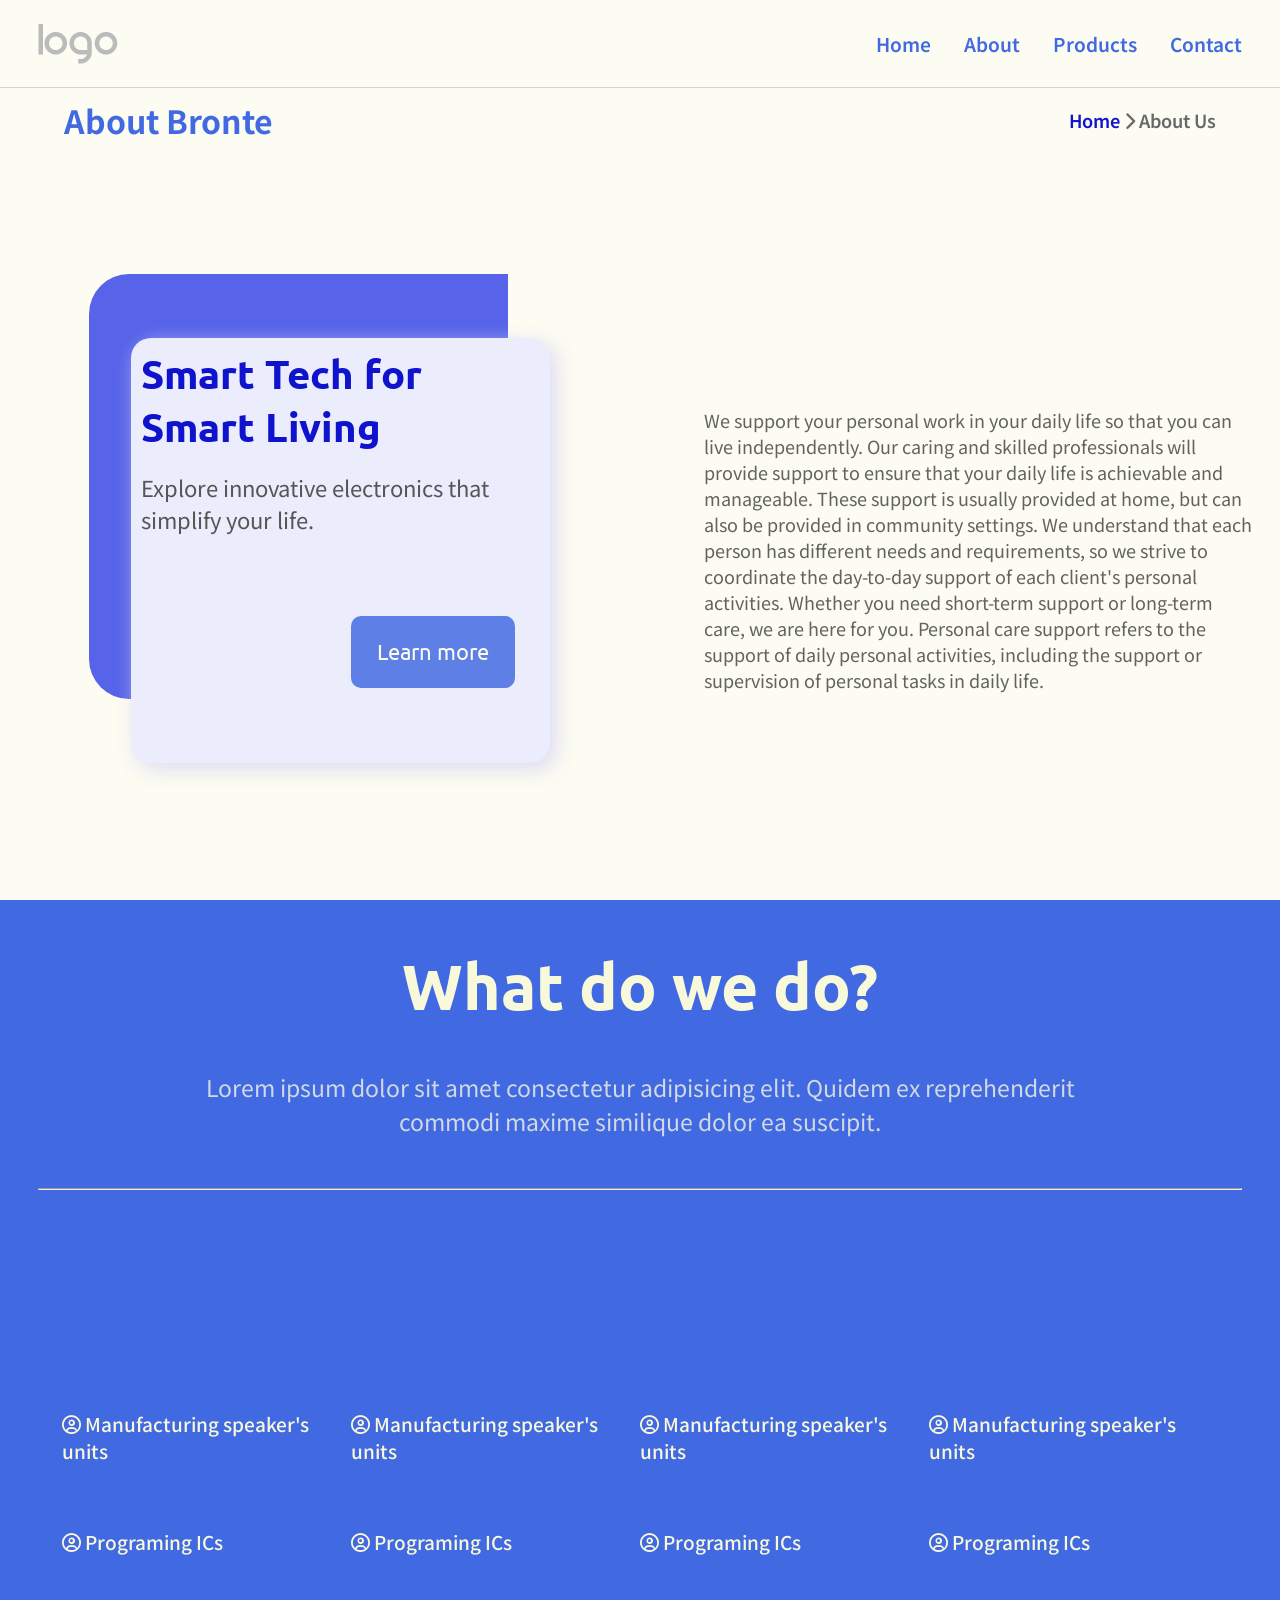
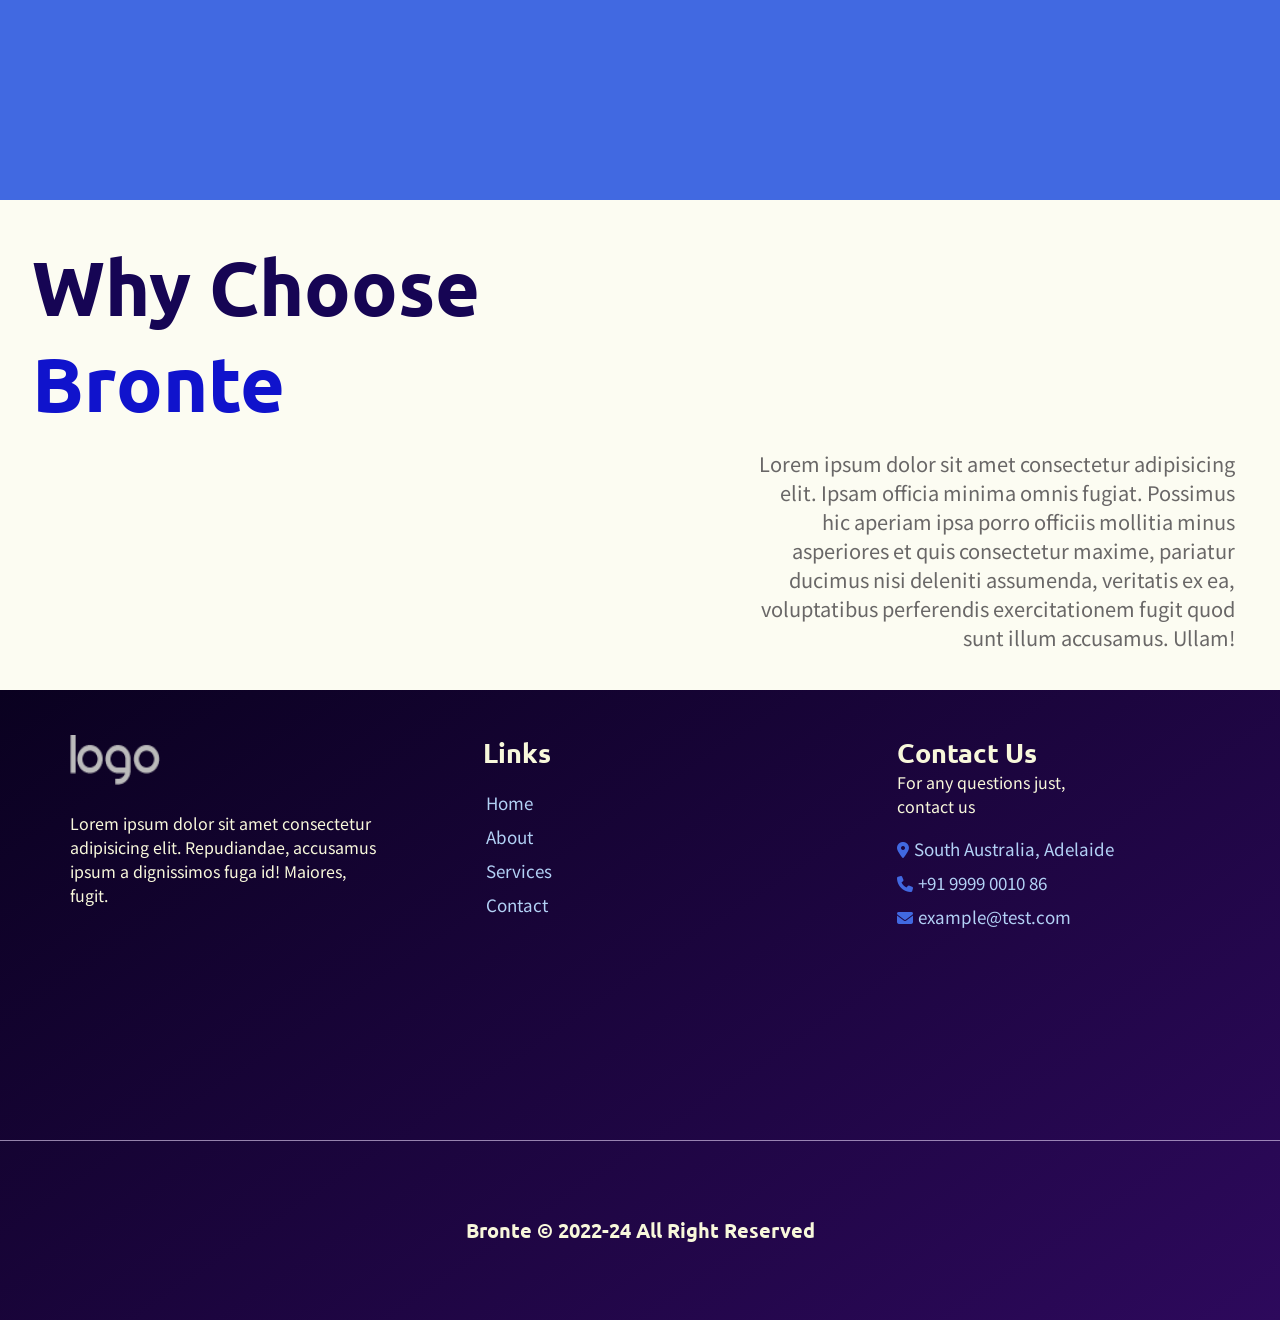
<file: about.html>
<!DOCTYPE html>
<html lang="en">

<head>
    <meta charset="UTF-8">
    <meta name="viewport" content="width=device-width, initial-scale=1.0">
    <title>Bronte | About</title>
    <link rel="stylesheet" href="css/style.css">
    <link rel="stylesheet" href="https://cdnjs.cloudflare.com/ajax/libs/font-awesome/6.7.2/css/all.min.css"
        integrity="sha512-Evv84Mr4kqVGRNSgIGL/F/aIDqQb7xQ2vcrdIwxfjThSH8CSR7PBEakCr51Ck+w+/U6swU2Im1vVX0SVk9ABhg=="
        crossorigin="anonymous" referrerpolicy="no-referrer" />
    <link rel="stylesheet" href="https://cdnjs.cloudflare.com/ajax/libs/font-awesome/6.7.2/css/all.min.css"
        integrity="sha512-Evv84Mr4kqVGRNSgIGL/F/aIDqQb7xQ2vcrdIwxfjThSH8CSR7PBEakCr51Ck+w+/U6swU2Im1vVX0SVk9ABhg=="
        crossorigin="anonymous" referrerpolicy="no-referrer" />
</head>

<body>

    <!-- ************************************************************************ Navabr ************************************************************************ -->

    <header>
        <nav>
            <div class="logo-div">
                <img src="img/logo.png" alt="Bronte">

                <div class="burger" title="Menu">
                    <div class="line"></div>
                    <div class="line"></div>
                </div>

                <div class="close hidden" title="Hide Menu">
                    <div class="line"></div>
                    <div class="line"></div>
                </div>

            </div>

            <div class="nav-links">

                <ul>
                    <li><a href="index.html">Home</a></li>
                    <li><a href="about.html">About</a></li>
                    <li><a href="#">Products</a></li>
                    <li><a href="contact.html">Contact</a></li>
                </ul>
            </div>
        </nav>
    </header>

    <!-- ************************************************************* redirect section **************************************************************************** -->
    <div class="redirect">
        <div class="redirect-container">
            <h1>About Bronte</h1>
            <p><a href="index.html">Home</a> <i class="fa-solid fa-chevron-right"></i> <span>About Us</span></p>
        </div>
    </div>

    <!-- **************************************************** About welcome section ***************************************************************************** -->
    <div class="abt-welcome">
        <div class="card-div">
            <div class="card">
                <div class="heading">
                    <h1>Smart Tech for Smart Living</h1>
                </div>

                <div class="heading-description">
                    <p>Explore innovative electronics that simplify your life.</p>
                </div>

                <div class="abt-button">
                    <button class="abt-btn">
                        Learn more
                    </button>
                </div>
            </div>
        </div>

        <div class="text-div">
            <p>We support your personal work in your daily life so that you can live independently. Our caring and
                skilled professionals will provide support to ensure that your daily life is achievable and manageable.
                These support is usually provided at home, but can also be provided in community settings. We understand
                that each person has different needs and requirements, so we strive to coordinate the day-to-day support
                of each client's personal activities. Whether you need short-term support or long-term care, we are here
                for you. Personal care support refers to the support of daily personal activities, including the support
                or supervision of personal tasks in daily life.</p>
        </div>
    </div>

    <!-- ****************************************************** About work ************************************************************************************ -->
    <div class="work-container">
        <div class="work-text">

            <div class="heading">
                <h1>What do we do?</h1>
            </div>
            <div class="h-description">
                <p>Lorem ipsum dolor sit amet consectetur adipisicing elit. Quidem ex reprehenderit <br> commodi maxime
                    similique dolor ea suscipit.</p>
            </div>

        </div>
        <hr>
        <div class="work">
            <div class="work-col-1">
                <div class="work-col-1-row-1">
                    <h3><i class="fa-regular fa-circle-user"></i> Manufacturing speaker's units</h3>
                    <h3><i class="fa-regular fa-circle-user"></i> Programing ICs</h3>
                </div>
                <div class="work-col-1-row-2">
                    <h3><i class="fa-regular fa-circle-user"></i> Manufacturing speaker's units</h3>
                    <h3><i class="fa-regular fa-circle-user"></i> Programing ICs</h3>
                </div>
            </div>

            <div class="work-col-2">
                <div class="work-col-2-row-1">
                    <h3><i class="fa-regular fa-circle-user"></i> Manufacturing speaker's units</h3>
                    <h3><i class="fa-regular fa-circle-user"></i> Programing ICs</h3>
                </div>
                <div class="work-col-2-row-2">
                    <h3><i class="fa-regular fa-circle-user"></i> Manufacturing speaker's units</h3>
                    <h3><i class="fa-regular fa-circle-user"></i> Programing ICs</h3>
                </div>
            </div>
        </div>
    </div>

    <!-- ****************************************************** unique bronte ************************************************************************************ -->
    <div class="unique-container">
        <div class="heading">
            <h1>Why Choose<br><span>Bronte</span></h1>
        </div>
        <div class="txt">
            <p>Lorem ipsum dolor sit amet consectetur adipisicing elit. Ipsam officia minima omnis fugiat. Possimus hic
                aperiam ipsa porro officiis mollitia minus asperiores et quis consectetur maxime, pariatur ducimus nisi
                deleniti assumenda, veritatis ex ea, voluptatibus perferendis exercitationem fugit quod sunt illum
                accusamus. Ullam!
            </p>
        </div>
    </div>

    <!-- **************************************************************************** footer ********************************************************************* -->
    <footer>
        <div class="footer-wrapper">
            <div class="footer-row-1">
                <div class="footer-logo">
                    <img src="img/logo.png" alt="">
                    <p>Lorem ipsum dolor sit amet consectetur adipisicing elit. Repudiandae, accusamus ipsum a
                        dignissimos fuga id! Maiores, fugit.</p>
                </div>

                <div class="links">
                    <h2>Links</h2>
                    <div class="links-wrapper">
                        <ul>
                            <span>
                                <li><a href="index.html">Home</a></li>
                            </span>
                            <span>
                                <li><a href="about.html">About</a></li>
                            </span>
                            <span>
                                <li><a href="#">Services</a></li>
                            </span>
                            <span>
                                <li><a href="#">Contact</a></li>
                            </span>
                        </ul>
                    </div>
                </div>

                <div class="contact">
                    <div class="txt">
                        <h2>Contact Us</h2>
                        <p>For any questions just,<br> contact us</p>
                    </div>
                    <div class="list-items">
                        <ul>

                            <li><i class="fa-solid fa-location-dot""></i><a href=" #">South Australia, Adelaide</a></li>

                            <li><i class="fa-solid fa-phone"></i><a href="">+91 9999 0010 86</a></li>

                            <li><i class="fa-solid fa-envelope"></i><a href="">example@test.com</a></li>
                        </ul>
                    </div>
                </div>
            </div>

            <div class="footer-row-2">
                <h2>Bronte © 2022-24 All Right Reserved</h2>
            </div>
        </div>
    </footer>

    <!-- ****************************************************************** scripts ******************************************************************************* -->
    <script src="js/script.js"></script>

</body>

</html>
</file>
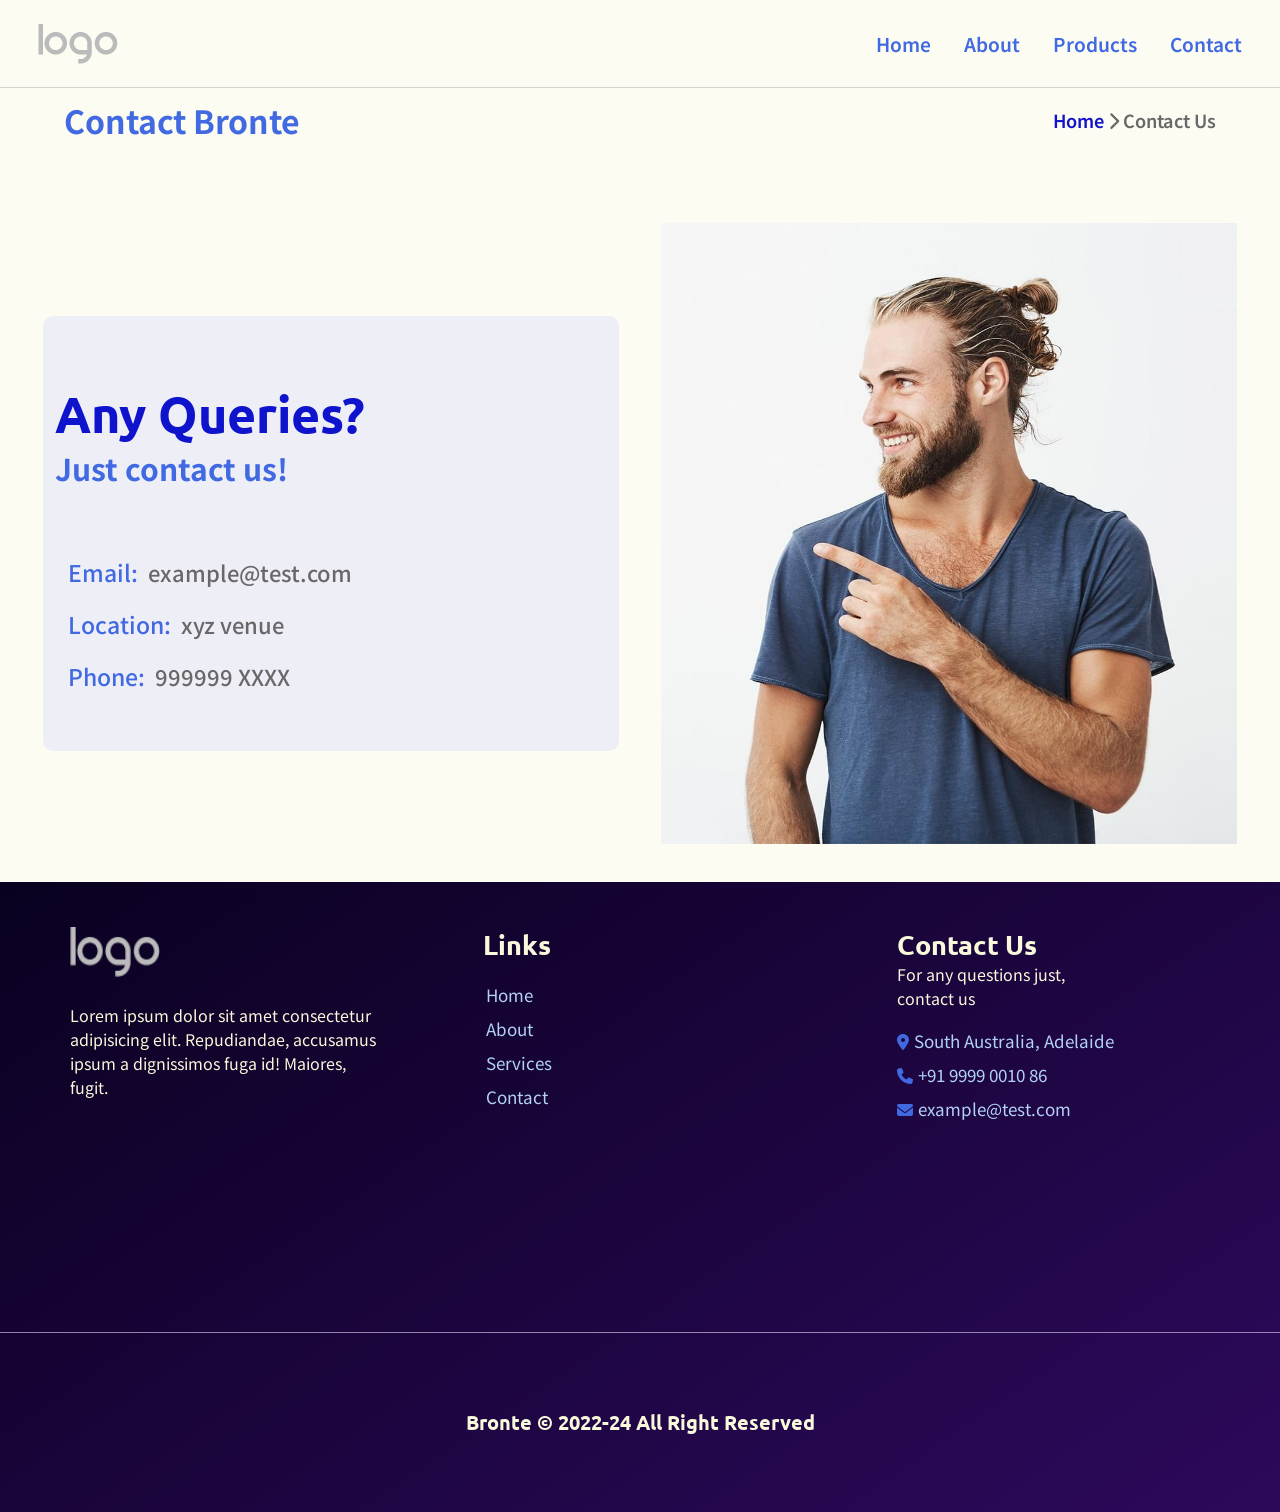
<file: contact.html>
<!DOCTYPE html>
<html lang="en">

<head>
    <meta charset="UTF-8">
    <meta name="viewport" content="width=device-width, initial-scale=1.0">
    <title>Bronte | Contact</title>
    <link rel="stylesheet" href="css/style.css">
    <link rel="stylesheet" href="https://cdnjs.cloudflare.com/ajax/libs/font-awesome/6.7.2/css/all.min.css"
        integrity="sha512-Evv84Mr4kqVGRNSgIGL/F/aIDqQb7xQ2vcrdIwxfjThSH8CSR7PBEakCr51Ck+w+/U6swU2Im1vVX0SVk9ABhg=="
        crossorigin="anonymous" referrerpolicy="no-referrer" />
    <link rel="stylesheet" href="https://cdnjs.cloudflare.com/ajax/libs/font-awesome/6.7.2/css/all.min.css"
        integrity="sha512-Evv84Mr4kqVGRNSgIGL/F/aIDqQb7xQ2vcrdIwxfjThSH8CSR7PBEakCr51Ck+w+/U6swU2Im1vVX0SVk9ABhg=="
        crossorigin="anonymous" referrerpolicy="no-referrer" />
</head>

<body>

    <!-- ************************************************************************ Navabr ************************************************************************ -->

    <header>
        <nav>
            <div class="logo-div">
                <img src="img/logo.png" alt="Bronte">

                <div class="burger" title="Menu">
                    <div class="line"></div>
                    <div class="line"></div>
                </div>

                <div class="close hidden" title="Hide Menu">
                    <div class="line"></div>
                    <div class="line"></div>
                </div>

            </div>

            <div class="nav-links">

                <ul>
                    <li><a href="index.html">Home</a></li>
                    <li><a href="about.html">About</a></li>
                    <li><a href="#">Products</a></li>
                    <li><a href="contact.html">Contact</a></li>
                </ul>
            </div>
        </nav>
    </header>

    <!-- ************************************************************* redirect section **************************************************************************** -->
    <div class="redirect">
        <div class="redirect-container">
            <h1>Contact Bronte</h1>
            <p><a href="index.html">Home</a> <i class="fa-solid fa-chevron-right"></i> <span>Contact Us</span></p>
        </div>
    </div>

    <!-- ************************************************************* conatct Main div **************************************************************************** -->
    <div class="contact-container">
        <div class="txt">
            <div class="contact-heading">
                <h1>Any Queries?</h1>
                <h3>Just contact us!</h3>
            </div>
            <div class="contact-info">
                <h2 class="email">Email:<a href="#"> &nbsp;example@test.com</a></h2>
                <h2 class="location">Location:<a href="#"> &nbsp;xyz venue</a></h2>
                <h2 class="phone">Phone:<a href="tel: +91 9999 99 XXXX"> &nbsp;999999 XXXX</a></h2>
            </div>
        </div>
        <div class="img">
            <img src="img/fdg-min.jpg" alt="">
        </div>
    </div>

    <!-- **************************************************************************** footer ********************************************************************* -->
    <footer>
        <div class="footer-wrapper">
            <div class="footer-row-1">
                <div class="footer-logo">
                    <img src="img/logo.png" alt="">
                    <p>Lorem ipsum dolor sit amet consectetur adipisicing elit. Repudiandae, accusamus ipsum a
                        dignissimos fuga id! Maiores, fugit.</p>
                </div>

                <div class="links">
                    <h2>Links</h2>
                    <div class="links-wrapper">
                        <ul>
                            <span>
                                <li><a href="index.html">Home</a></li>
                            </span>
                            <span>
                                <li><a href="about.html">About</a></li>
                            </span>
                            <span>
                                <li><a href="#">Services</a></li>
                            </span>
                            <span>
                                <li><a href="#">Contact</a></li>
                            </span>
                        </ul>
                    </div>
                </div>

                <div class="contact">
                    <div class="txt">
                        <h2>Contact Us</h2>
                        <p>For any questions just,<br> contact us</p>
                    </div>
                    <div class="list-items">
                        <ul>

                            <li><i class="fa-solid fa-location-dot""></i><a href=" #">South Australia, Adelaide</a></li>

                            <li><i class="fa-solid fa-phone"></i><a href="">+91 9999 0010 86</a></li>

                            <li><i class="fa-solid fa-envelope"></i><a href="">example@test.com</a></li>
                        </ul>
                    </div>
                </div>
            </div>

            <div class="footer-row-2">
                <h2>Bronte © 2022-24 All Right Reserved</h2>
            </div>
        </div>
    </footer>


    <!-- ****************************************************************** scripts ******************************************************************************* -->
    <script src="js/script.js"></script>

</body>

</html>
</file>
<file: css/style.css>
/* ********************************************************************* Fonts import link *************************************************************************/
@import url('https://fonts.googleapis.com/css2?family=Noto+Sans+JP:wght@100..900&display=swap');
@import url('https://fonts.googleapis.com/css2?family=Ubuntu:ital,wght@0,300;0,400;0,500;0,700;1,300;1,400;1,500;1,700&display=swap');



/* ********************************************************************* :root styling   ************************************************************************ */
:root {
    --blue: #4169e1;
    --beige: #fcfcf2;
    --t-beige: #f8f8db;
    --text: #1013cc;
    --heading-font: "Ubuntu", sans-serif;
    --normal-font: "Noto Sans JP", sans-serif;
    --grey: #696767;
    --footer-links: #B2D1F5;
    --contact-border: #d4d2f6cc;
}

/* ********************************************************************** Global styling ************************************************************************** */
* {
    margin: 0;
    padding: 0;
}

html,
body {
    margin: 0;
    padding: 0;
    box-sizing: border-box;
    /* overflow: scroll; */
    min-height: 100vh;
    background-color: var(--beige);
}

/* ********************************************************************** Navbar ************************************************************************** */

header {
    height: 87px;
    width: 100%;
    /* border: 2px black solid; */
    background-color: var(--beige);
    transition: 0.5s ease;
    cursor: pointer;
    border-bottom: 1px rgba(197, 196, 196, 0.733) solid;
}

/* header:hover {
    background-color: #fbfbe2;
} */

header nav {
    height: 100%;
    width: 100%;
    /* border: 2px red solid; */
    display: flex;
    justify-content: space-between;
    padding: 0 3vw;
    box-sizing: border-box;
    align-items: center;

}

header nav .logo-div {
    height: 100%;
    width: 100%;
    display: flex;
    align-items: center;
}

header nav .nav-links {
    height: 100%;
    width: auto;
    display: flex;
    align-items: center;


}

header nav .nav-links ul {
    display: flex;
    gap: 33px;
}

header nav .nav-links ul li {
    list-style-type: none;
}

header nav .nav-links ul li a {
    text-decoration: none;
    font-size: 19px;
    font-family: "Noto Sans JP", sans-serif;
    font-optical-sizing: auto;
    font-weight: 600;
    font-style: normal;
    color: var(--blue);
    position: relative;
    padding-bottom: 4px;
}

header nav .nav-links ul li a::after {
    content: "";
    position: absolute;
    height: 3px;
    width: 100%;
    left: 0;
    bottom: -10%;
    background-color: blue;
    border-radius: 70px;
    transform-origin: bottom right;
    transition: transform 0.4s ease;
    transform: scaleX(0);
}

header nav .nav-links ul li a:hover::after {
    transform: scaleX(1);
    transform-origin: bottom left;
}

header nav .logo-div .burger {
    height: 28px;
    width: 32px;

    align-items: flex-end;
    justify-content: space-evenly;
    flex-direction: column;
    cursor: pointer;
    display: none;

}

header nav .logo-div .burger .line {
    height: 4px;
    width: 65%;
    background-color: var(--text);
    border-radius: calc(infinity * 1px);

}

header nav .logo-div .burger .line:nth-child(1) {
    width: 100%;
}

header nav .logo-div .close {
    height: 28px;
    width: 32px;
    display: flex;
    align-items: flex-end;
    justify-content: center;
    flex-direction: column;
    position: relative;
    cursor: pointer;
    display: none;
}

header nav .logo-div .close .line {
    height: 4px;
    width: 95%;
    background-color: var(--text);
    border-radius: calc(infinity * 1px);
    transform: rotate(145deg);
    position: absolute;
}

header nav .logo-div .close .line:nth-child(1) {
    transform: rotate(45deg);
    position: static;
}

/* ========================== Responsiveness navbar ============================= */
@media only screen and (max-width: 826px) {
    header nav .logo-div .close {
        display: none;
    }

    header nav .logo-div .burger {
        display: flex;
    }

    header nav .logo-div .burger .line {
        display: block;
    }

    header nav .nav-links ul {
        flex-direction: column;
        gap: 2vh;
    }

    header {
        height: auto;
        padding: 2vh 0;
        /* border: 2px black solid; */
        box-sizing: border-box;
    }

    header nav {
        flex-direction: column;
        align-items: flex-start;

    }

    header nav .nav-links {
        justify-content: flex-start;
        margin-top: 10px;
        display: none;

    }

    header nav .logo-div {
        width: 100%;
        display: flex;
        justify-content: space-between;

    }
}

/* ********************************************************************** Introduction section *********************************************************************** */

.intro-section {
    height: calc(100vh - 87px);
    width: 100%;
    /* border: 2px black    solid; */
    background-color: var(--beige);
}

.intro-section .intro-container {
    height: 100%;
    width: 100%;
    /* border: 2px red solid; */
    display: flex;
    justify-content: space-between;
    padding: 5vh 3vw;
    box-sizing: border-box;
    position: relative;
    align-items: center;

}

.intro-section .intro-container .intro-left {
    height: 100%;
    width: 50%;
    /* border: 2px black solid; */
    display: flex;
    flex-direction: column;
    align-items: flex-start;
    justify-content: center;
    gap: 7vh;
}

.intro-section .intro-container .intro-left h1 {
    font-size: 5vw;
    font-family: var(--normal-font);
    line-height: 6vw;
    /* margin-top: 20px; */
    /* text-align: right; */
    /* padding: 0; */
}

.intro-section .intro-container .intro-left h1 span {
    font-family: var(--heading-font);
    color: var(--text);
    padding-left: 5px;
    border-left: 0.12em var(--text) solid;
    border-radius: 4px;
    margin-left: 2px;
}

.intro-section .intro-container .intro-left h2 {
    font-size: 2.5vw;
    font-family: var(--normal-font);

}

.intro-section .intro-container .intro-left h2 span {
    color: var(--text);
    font-family: var(--heading-font);
}

.intro-section .intro-container .intro-right {
    height: 100%;
    width: 50%;
    display: flex;
    padding-right: 3vw;
    align-items: center;
    /* border: 2px black solid; */
    position: relative;
    box-sizing: border-box;
    padding-top: 10px;
}

.intro-section .intro-container .intro-right img {
    border-top-right-radius: 10px;
    border-bottom-right-radius: 10px;
    /* mix-blend-mode: multiply; */
    height: auto;
    width: 100%;
}


/* ****************************************************** responsive Introduction section *********************************************************************** */
@media only screen and (max-width: 926px) {
    .intro-section {
        height: calc(100vh - 187px);
    }

    .intro-section .intro-container {
        /* flex-wrap: wrap; */
        flex-direction: column;
        /* gap: 10vh; */
        justify-content: flex-start;
    }


    .intro-section .intro-container .intro-left {
        width: 100%;
        height: 30%;
    }

    .intro-section .intro-container .intro-right {
        justify-content: center;
        width: 100%;
        height: 70%;
        margin-top: 20px;

    }

    .intro-section .intro-container .intro-right img {
        /* width: 60vw; */
        height: 100%;
        width: auto;
    }

    .intro-section .intro-container .intro-left h2 {
        align-self: center;
    }
}

@media only screen and (max-width: 926px) {
    .intro-section .intro-container .intro-left h1 {
        font-size: 50px;
    }

    .intro-section .intro-container .intro-left h2 {
        font-size: 25px;
    }
}

@media only screen and (max-width: 663px) {
    .intro-section .intro-container .intro-left {
        justify-content: center;
        align-items: center;
    }

    .intro-section .intro-container .intro-left h1 {
        font-size: 50px;
    }

    .intro-section .intro-container .intro-left h2 {
        font-size: 25px;
    }

    .intro-section .intro-container .intro-right {
        padding: 2vw;
        box-sizing: border-box;
    }

    /* .intro-section .intro-container .intro-right img {
        width: 90%;
        height: auto;
    } */
}

@media only screen and (max-width: 514px) {
    .intro-section .intro-container .intro-right img {
        width: 100%;
    }

    .intro-section .intro-container .intro-left h1 {
        font-size: 40px;
    }

    .intro-section .intro-container .intro-left h2 {
        font-size: 21px;
    }
}

@media only screen and (max-width: 409px) {
    .intro-section .intro-container .intro-left h1 {
        font-size: 30px;
    }

    .intro-section .intro-container .intro-left h2 {
        font-size: 15px;
    }
}

/* **************************************************************** goal section ***************************************************************************** */
.goal-section {
    min-height: 60vh;
    width: 100%;
    /* border: 2px black solid; */
    /* margin-top: 50px; */
    padding-top: 50px;
    background-color: var(--beige);
}

.goal-section .goal-container {
    height: 100%;
    width: 100%;
    /* border: 2px black solid; */
    display: flex;
    justify-content: space-between;

}

.goal-section .goal-container .g-img-div {
    height: 100%;
    width: 45%;
    /* border: 2px black solid; */
}

.goal-section .goal-container .g-img-div img {
    height: auto;
    width: 100%;
}

.goal-section .goal-container .g-text-div {
    height: 100%;
    width: 50%;
    /* border: 2px black solid; */
    padding: 5vh 3vw;
    box-sizing: border-box;
    backdrop-filter: blur(10px);
    border-radius: 20px;
    background-color: #d6def75f;
    /* border: 1px rgba(255, 255, 255, 0.273) solid; */
    align-self: center;
    box-shadow: 8px 6px 20px rgba(94, 93, 93, 0.744),
        inset 8px 6px 20px rgba(188, 188, 188, 0.814);
    margin-right: 3vw;
}

.goal-section .goal-container .g-text-div i {
    margin-right: 5px;
}

.goal-section .goal-container .g-text-div h2 {
    display: inline-block;
    color: var(--blue);
    font-family: var(--heading-font);
    font-size: 29px;
}

.goal-section .goal-container .g-text-div p {
    text-align: right;
    font-family: var(--normal-font);
    font-weight: 400;
    font-size: 19px;
    margin-top: 20px;
}

/* ************************************************************** Goal section responsive *********************************************************************** */

@media only screen and (max-width: 926px) {
    .goal-section .goal-container {
        flex-direction: column;
    }

    .goal-section .goal-container .g-img-div {
        width: 100%;
    }

    .goal-section .goal-container .g-img-div img {
        width: 100%;
    }

    .goal-section .goal-container .g-text-div {
        width: 100%;

    }

    .goal-section .goal-container .g-text-div h2 {
        font-size: 35px;

    }

    .goal-section .goal-container .g-text-div p {
        text-align: left;
    }

    .goal-section .goal-container .g-img-div {
        height: 50vh;
    }
}

@media only screen and (max-width: 550px) {
    .goal-section .goal-container .g-img-div {
        height: 45vh;
    }
}

/* *********************************************************** Project section ************************************************************************************* */
.project-section {
    height: 100vh;
    width: 100%;
    /* border: 1px black solid; */
    /* margin-top: 50px; */
    padding: 50px 0;
    background-color: var(--beige);
}

.project-section .project-container {
    height: 100%;
    width: 100%;
    /* border: 1px red solid; */
    display: flex;
    flex-direction: column;
    padding: 20px 0;
}

.project-section .project-container .proj-heading {
    height: 8vh;
    width: 100%;
    /* border: 2px yellow solid; */
    padding: 0 3vw;
    box-sizing: border-box;
    display: flex;
    align-items: center;
}

.project-section .project-container .proj-heading h3 {
    display: inline-flex;
    font-size: 29px;
    font-family: var(--heading-font);
    color: var(--blue);
}

.project-section .project-container .proj-heading i {
    font-size: 10px;
    margin-right: 8px;
}

.project-section .project-container .proj-titles-div {
    height: calc(100vh - 8vh);
    /* border: 2px black solid; */
    display: flex;
    flex-direction: column;
    /* justify-content: space-around; */
    gap: 7px;
    padding: 0 3vw;
    box-sizing: border-box;
    margin-top: 10px;
}

.project-section .project-container .proj-titles-div .proj-title {
    height: 90px;
    width: 100%;
    border: 1px #8488f7b8 solid;
    display: flex;
    align-items: center;
    padding: 0 1vw;
    box-sizing: border-box;
    position: relative;
    overflow: hidden;
    cursor: pointer;
    transition: 0.2s ease;
}

.project-section .project-container .proj-titles-div .proj-title:first-child {
    border-top-right-radius: 15px;
    border-top-left-radius: 15px;
}

.project-section .project-container .proj-titles-div .proj-title:last-child {
    border-bottom-right-radius: 15px;
    border-bottom-left-radius: 15px;
}


.project-section .project-container .proj-titles-div .proj-title h1 {
    font-family: var(--normal-font);
    font-size: 30px;
    color: var(--text);
    position: relative;
    z-index: 99;
}

.project-section .project-container .proj-titles-div .proj-title::after {
    content: "";
    position: absolute;
    height: 100%;
    width: 100%;
    bottom: -100%;
    left: 0;
    background-color: #c4c6fb;
    transition: 0.3s ease;
    border-radius: 100%;
}

.project-section .project-container .proj-titles-div .proj-title:hover::after {
    bottom: 0;
    border-radius: 0;

}

.project-section .project-container .proj-titles-div .proj-title:hover {
    padding-left: 30px;
    border-radius: 5px;
}

/* ************************************************************* Explore section ************************************************************************ */
.explore-section {
    height: 40vh;
    width: 100%;
    /* border: 2px black solid; */
    padding-top: 50px;

}

.explore-section .explore-container {
    height: 100%;
    width: 100%;
    /* border: 2px red solid; */
    display: flex;
    background-image: url('/img/bg.jpg');
    background-size: cover;
    background-position: left;
    position: relative;
    z-index: 9;
    justify-content: space-around;
}

.explore-section .explore-container::after {
    content: "";
    position: absolute;
    height: 100%;
    width: 100%;
    left: 0;
    bottom: 0;
    background-color: #d1ddfe83;
    z-index: 10;
}

.explore-section .explore-container .exp-text {
    height: 100%;
    width: 50%;
    /* border: 2px black solid; */
    display: flex;
    align-items: center;
    justify-content: flex-end;
    padding-left: 3vw;
    box-sizing: border-box;
    z-index: 20;

}

.explore-section .explore-container .exp-text h1 {
    font-size: 3.7vw;
    text-align: right;
    font-family: var(--normal-font);
    backdrop-filter: blur(10px);
    background-color: #a5b9f555;
    padding: 10px 15px;
    border-radius: 20px;
    /* border: 1px #a5b9f5f8 solid; */
}

.explore-section .explore-container .exp-text h1 span {
    color: var(--text);
    font-family: var(--heading-font);
}

.explore-section .explore-container .exp-btn-div {
    height: 100%;
    width: 50%;
    /* border: 2px black solid; */
    z-index: 12;
    display: flex;
    align-items: center;
    /* padding: 2vw; */
    box-sizing: border-box;
    justify-content: center;
}

.explore-section .explore-container .exp-btn-div .exp-btn {
    /* height: 30%;
    width: 40%; */
    padding: 2.2vh 2vw;
    border-radius: 50px;
    font-size: 28px;
    font-family: var(--heading-font);
    border: none;
    outline: none;
    background-color: var(--beige);
    /* background-color: #dedaf269;
    box-shadow: 2px 2px 60px rgba(255, 255, 255, 0.333), inset 2px 2px 60px #0000004b; */

    position: relative;
    overflow: hidden;
    transform: scale(1);
    transition: 0.3s ease;
}

.explore-section .explore-container .exp-btn-div .exp-btn a {
    color: var(--text);
    text-decoration: none;
    position: relative;
    z-index: 13;
}

.explore-section .explore-container .exp-btn-div .exp-btn::after {
    content: "";
    position: absolute;
    height: 100%;
    width: 100%;
    background-color: #adbff75f;
    left: -100%;
    bottom: 0;
    transition: 0.4s ease;
    border-radius: 100%;
    background-color: var(--text);
}

.explore-section .explore-container .exp-btn-div .exp-btn:hover::after {
    left: 0;
    border-radius: 0;
}

.explore-section .explore-container .exp-btn-div .exp-btn:hover a {
    color: var(--t-beige);
}

/* .explore-section .explore-container .exp-btn-div .exp-btn:hover {
    transform: scale(1.1);
} */

/* ************************************************************* responsive explore seciton ********************************************************** */
@media only screen and (max-width: 869px) {
    .explore-section .explore-container .exp-text {
        word-wrap: break-word;
    }

    .explore-section .explore-container .exp-text h1 {
        font-size: 35px;
    }

    .explore-section .explore-container .exp-btn-div .exp-btn {
        font-size: 23px;
    }
}

@media only screen and (max-width: 770px) {
    .explore-section .explore-container .exp-text h1 {
        font-size: 4.9vw;
    }
}

@media only screen and (max-width: 624px) {
    .explore-section .explore-container {
        flex-direction: column;
        justify-content: center;
        align-items: center;
    }

    .explore-section .explore-container .exp-text h1 {
        font-size: 7vw;
    }

    .explore-section .explore-container .exp-btn-div {
        height: 80%;
        width: auto;
        justify-self: center;
        align-self: center;
        /* border: 2px black solid; */
    }


    .explore-section .explore-container .exp-text {
        padding-left: 0;
        justify-content: center;
        width: 100%;
    }

    /* .explore-section .explore-container .exp-text br {
        display: none;
    } 
        
    or

    */

    .explore-section .explore-container .exp-text br {
        content: "";
    }

    .explore-section .explore-container .exp-text br::after {
        content: " ";
    }
}

@media only screen and (max-width: 470px) {
    .explore-section .explore-container .exp-text h1 {
        font-size: 7vw;
    }
}


@media only screen and (max-width: 420px) {
    .explore-section .explore-container .exp-btn-div .exp-btn {
        font-size: 20px;
        padding: 10px 20px;
    }
}


/* *************************************************************** black box section ****************************************************************************** */
.black-box-section {
    height: 110vh;
    width: 100%;
    /* border: 2px black solid; */
    padding-top: 20px;
    padding-bottom: 20px;
}

.black-box-section .black-box-container {
    height: 110vh;
    width: 100%;
    /* border: 2px red solid; */
    display: flex;
    align-items: center;
    justify-content: center;
}

.black-box-section .black-box-container .black-box {
    height: 95%;
    width: 90%;
    /* border: 2px black solid; */
    display: flex;
    background-color: #030327;
    border-radius: 30px;
    box-sizing: border-box;
    padding-bottom: 0;
}

.black-box-section .black-box-container .black-box .text-box {
    height: 100%;
    width: 50%;
    border-radius: 30px;
    display: flex;
    flex-direction: column;
    padding: 5vh 5vw;
    box-sizing: border-box;
    justify-content: center;
    box-sizing: border-box;
    /* border: 2px white solid; */
}

.black-box-section .black-box-container .black-box .text-box h1 {
    color: var(--grey);
    font-family: var(--heading-font);
    font-size: 70px;
    cursor: pointer;
    border-left: 2px var(--t-beige) solid;
    /* margin-top: 5px; */
    padding-left: 2vw;
    /* border: 2px white solid; */
}

.black-box-section .black-box-container .black-box .text-box h1:nth-child(1) {
    color: var(--t-beige);
    padding-left: 0.5vw;
}

.black-box-section .black-box-container .black-box .text-box .box-para-wrapper {
    height: auto;
    width: auto;
    /* border: 2px white solid; */
    margin-top: 1vw;
}

.black-box-section .black-box-container .black-box .text-box .box-para-wrapper p {
    color: var(--t-beige);
    font-size: 20px;
    font-family: var(--normal-font);
}

.black-box-section .black-box-container .black-box .img-box {
    height: 100%;
    width: 50%;
    /* border: 2px rgb(232, 104, 12) solid; */
    border-radius: 30px;
    overflow: hidden;
}

.black-box-section .black-box-container .black-box .img-box img {
    height: 100%;
    width: 100%;
    border-radius: 30px;
    transform: scale(1);
    transition: transform 0.4s ease;
    cursor: pointer;
    /* border: 2px yellow solid; */
}

.black-box-section .black-box-container .black-box .img-box:hover img {
    transform: scale(1.15);
}

/* **************************************************************** Responsive black box *************************************************************************** */
/* @media only screen and (max-width: 1292px) {
    .black-box-section {
        height: 100vh;
    }
} */

@media only screen and (max-width: 1127px) {
    .black-box-section {
        min-height: 150vh;
        max-height: 160vh;
    }

    .black-box-section .black-box-container {
        height: 100%;
    }

    .black-box-section .black-box-container .black-box {
        height: 100%;
        flex-direction: column;
        align-items: center;
        /* padding-bottom: 2vw; */
        box-sizing: border-box;
        justify-content: space-evenly;
    }

    .black-box-section .black-box-container .black-box .text-box {
        height: auto;
        width: 100%;
        /* padding-top: 70px; */
        /* box-sizing: border-box; */
    }

    .black-box-section .black-box-container .black-box .text-box h1 {
        font-size: 55px;
    }

    .black-box-section .black-box-container .black-box .text-box .box-para-wrapper p {
        font-size: 20px;
    }

    .black-box-section .black-box-container .black-box .img-box {
        height: 40%;
        width: 90%;
    }

    .black-box-section .black-box-container .black-box .img-box img {
        height: 100%;
        width: 100%;
    }
}

@media only screen and (max-width: 550px) {
    .black-box-section .black-box-container .black-box .text-box h1 {
        font-size: 45px;
    }

    .black-box-section .black-box-container .black-box .text-box .box-para-wrapper p {
        font-size: 20px;
    }
}

@media only screen and (max-width: 445px) {
    .black-box-section .black-box-container .black-box .text-box .box-para-wrapper p {
        font-size: 17px;
    }
}

@media only screen and (max-width: 302px) {
    .black-box-section .black-box-container .black-box .text-box h1 {
        font-size: 35px;
    }

    .black-box-section .black-box-container .black-box .text-box .box-para-wrapper p {
        font-size: 16px;
    }
}

/* ********************************************************************* Footer ******************************************************************************** */
footer {
    height: 70vh;
    width: 100%;
    /* border: 2px black solid; */
    /* background-image: linear-gradient(326deg, #220746, #0a0120); */
    background-image: linear-gradient(326deg, #2d095c, #0a0120);
    /* background-image: linear-gradient(326deg, #220746 25% , #0a0120); */
    color: white;
}

footer .footer-wrapper {
    height: 100%;
    width: 100%;
    /* border: 2px white solid; */
    display: flex;
    flex-direction: column;
    align-items: center;
    justify-content: center;
}

footer .footer-wrapper .footer-row-1 {
    height: 80%;
    width: 95%;
    display: flex;
    justify-content: space-evenly;
    gap: 3%;
}

footer .footer-wrapper .footer-row-1 .footer-logo {
    height: 100%;
    width: 30%;
    display: flex;
    flex-direction: column;
    /* border: 2px green solid; */
    padding: 5vh 2vw;
    box-sizing: border-box;
    /* align-items: center; */
    gap: 2vw;
}

footer .footer-wrapper .footer-row-1 .footer-logo img {
    height: 50px;
    width: 90px;
}

footer .footer-wrapper .footer-row-1 .footer-logo p {
    /* font-size: 18px; */
    font-family: var(--normal-font);
    color: var(--t-beige);
    word-wrap: break-word;
}

footer .footer-wrapper .footer-row-1 .links {
    height: 100%;
    width: 30%;
    /* border: 2px white solid; */
    display: flex;
    flex-direction: column;
    padding: 5vh 2vw;
    box-sizing: border-box;

}

footer .footer-wrapper .footer-row-1 .links h2 {
    font-size: 27px;
    font-family: var(--heading-font);
    color: var(--t-beige);
}

footer .footer-wrapper .footer-row-1 .links .links-wrapper {
    width: 100%;
    /* border: 2px green solid; */
    display: flex;
}

footer .footer-wrapper .footer-row-1 .links .links-wrapper ul {
    display: flex;
    flex-direction: column;
    /* border: 2px red solid; */
    gap: 1vh;
    margin-top: 20px;
}

footer .footer-wrapper .footer-row-1 .links .links-wrapper ul span li a {
    color: var(--footer-links);
    text-decoration: none;
    font-size: 17px;
    font-family: var(--normal-font);
    width: auto;
}

footer .footer-wrapper .footer-row-1 .links .links-wrapper ul span li {
    padding: 1vh 0.2vw;
    position: relative;
    /* border: 2px white solid; */
    display: inline;
    /* display: flex; */
    flex-grow: 1;
    flex-shrink: 0;
    flex-basis: auto;
    /* text-align: center; */
    /* border: 1px white solid; */
}

footer .footer-wrapper .footer-row-1 .links .links-wrapper ul span li::after {
    content: "";
    position: absolute;
    height: 3px;
    width: 100%;
    background-color: var(--footer-links);
    left: 0;
    bottom: -10%;
    border-radius: 70px;
    transform: scaleX(0);
    transform-origin: right bottom;
    transition: transform 0.4s ease;
}

footer .footer-wrapper .footer-row-1 .links .links-wrapper ul span li:hover::after {
    transform: scaleX(1);
    transform-origin: left bottom;
}

footer .footer-wrapper .footer-row-1 .links .links-wrapper ul span li a:hover {
    color: #e0ebf8;
}

footer .footer-wrapper .footer-row-1 .links .links-wrapper ul span li {
    list-style: none;
    padding-bottom: 4px;
    box-sizing: border-box;
}

footer .footer-wrapper .footer-row-1 .contact {
    height: 100%;
    width: 30%;
    /* border: 2px white solid; */
    display: flex;
    flex-direction: column;
    padding: 5vh 2vw;
    box-sizing: border-box;
    gap: 2vh;
}

footer .footer-wrapper .footer-row-1 .contact h2 {
    font-size: 27px;
    font-family: var(--heading-font);
    color: var(--t-beige);
}

footer .footer-wrapper .footer-row-1 .contact p {
    font-family: var(--normal-font);
    color: var(--t-beige);
    word-wrap: break-word;
    white-space: nowrap;
}

footer .footer-wrapper .footer-row-1 .contact ul {
    display: flex;
    flex-direction: column;
    gap: 1vh;
}

footer .footer-wrapper .footer-row-1 .contact ul li {
    list-style-type: none;
}

footer .footer-wrapper .footer-row-1 .contact ul li i {
    color: var(--blue);
    margin-right: 5px;
}

footer .footer-wrapper .footer-row-1 .contact ul li a {
    text-decoration: none;
    color: var(--footer-links);
    text-decoration: none;
    font-size: 17px;
    font-family: var(--normal-font);
}

footer .footer-wrapper .footer-row-1 .contact ul li a:hover {
    color: #e0ebf8;
}

footer .footer-wrapper .footer-row-2 {
    min-height: 20vh;
    width: 100%;
    border-top: 1px #e7d5f99b solid;
    display: flex;
    align-items: center;
    justify-content: center;
    padding: 1vh 1vw;
    box-sizing: border-box;
}

footer .footer-wrapper .footer-row-2 h2 {
    color: var(--t-beige);
    font-family: var(--heading-font);
    font-size: 20px;
    text-align: center;
}

@media only screen and (max-width: 825px) {

    footer {
        min-height: 150vh;
    }

    footer .footer-wrapper .footer-row-1 {
        flex-direction: column;
    }

    footer .footer-wrapper {
        justify-content: space-between;
    }

    footer .footer-wrapper .footer-row-2 {
        height: 10vh;
    }

    footer .footer-wrapper .footer-row-1 .contact {
        width: 100%;
        height: 35%;

    }

    footer .footer-wrapper .footer-row-1 .footer-logo {
        width: 100%;
        height: 30%;
    }

    footer .footer-wrapper .footer-row-1 .links {
        width: 100%;
        height: 30%;

    }

    footer .footer-wrapper .footer-row-1 {
        gap: 0;
    }

}

@media only screen and (max-width: 447px) {
    footer .footer-wrapper .footer-row-2 h2 {
        font-size: 18px;
    }
}

/* ================================================================================================================================================================ */
/* ************************************************************ About page ******************************************************************************* */
/* ================================================================================================================================================================ */

.redirect {
    min-height: 15vh;
    width: 100%;
    /* border: 2px black solid; */
}

.redirect .redirect-container {
    width: 100%;
    height: 100%;
    /* border: 2px black solid; */
    display: flex;
    justify-content: space-between;
    align-items: center;
    padding: 1vh 5vw;
    box-sizing: border-box;
}

.redirect .redirect-container h1 {
    font-family: var(--normal-font);
    color: var(--blue);
    text-align: center;
}

.redirect .redirect-container p {
    font-family: var(--normal-font);
    font-size: 18px;
    font-weight: 600;
    color: rgb(104, 104, 104);
    word-wrap: normal;
}

.redirect .redirect-container p a {
    text-decoration: none;
    color: var(--text);
    transition: 0.3s ease;
}

.redirect .redirect-container p a:hover {
    color: var(--blue);
}

.redirect .redirect-container p a:hover {
    margin-right: 5px;
}

@media only screen and (max-width: 509px) {
    .redirect .redirect-container {
        flex-direction: column;
        gap: 4vh;
    }
}

/* *********************************************************** About welcome section ************************************************************************** */
.abt-welcome {
    min-height: 73vh;
    width: 100%;
    /* border: 2px black solid; */
    display: flex;
    justify-content: space-between;
    /* flex-wrap: wrap; */
}

.abt-welcome .card-div {
    height: 72.7vh;
    width: 45%;
    /* border: 2px red solid; */
    display: flex;
    align-items: center;
    justify-content: flex-end;
    z-index: 10;
    padding: 0 2vw;
    box-sizing: border-box;
}

.abt-welcome .card-div .card {
    min-height: 65%;
    width: 80%;
    display: flex;
    flex-direction: column;
    /* border: 1px rgba(69, 69, 69, 0.649) solid; */
    border-radius: 20px;
    position: relative;
    /* z-index: 100; */
    background-color: rgb(235, 237, 252);
    box-shadow: 6px 6px 20px #d9d5f3e2;
    padding: 1vh 0.8vw;
    box-sizing: border-box;
    gap: 2vh;
}

.abt-welcome .card-div .card::after {
    content: "";
    position: absolute;
    height: 100%;
    width: 100%;
    background-color: rgb(87, 99, 233);
    left: -10%;
    top: -15%;
    z-index: -10;
    border-top-left-radius: 40px;
    border-bottom-left-radius: 40px;
    transition: 0.3s ease;
    outline: none;
    border: none;
}

.abt-welcome .card-div .card:hover::after {
    left: -7%;
    top: -13%;
    filter: blur(7px);
}

.abt-welcome .card-div .card .heading {
    height: auto;
    width: auto;

}

.abt-welcome .card-div .card .heading h1 {
    font-size: 40px;
    font-family: var(--heading-font);
    color: var(--text);
}

.abt-welcome .card-div .card .heading-description {
    height: auto;
    width: auto;
}

.abt-welcome .card-div .card .heading-description p {
    font-size: 22px;
    font-family: var(--normal-font);
    color: rgba(72, 72, 72, 0.922);
}

.abt-welcome .card-div .card .abt-button {
    height: 15vh;
    width: 100%;
    /* border: 2px black solid; */
    display: flex;
    align-items: flex-end;
    justify-content: flex-end;
    padding: 0 2vw;
    box-sizing: border-box;
}

.abt-welcome .card-div .card .abt-button button {
    padding: 2.5vh 2vw;
    box-sizing: border-box;
    font-size: 22px;
    border-radius: 10px;
    border: none;
    outline: none;
    background-color: #5d7fe6;
    color: var(--beige);
    font-family: var(--heading-font);
    /* letter-spacing: 0.5px; */
    cursor: pointer;
    transition: 0.1s ease;
}

.abt-welcome .card-div .card .abt-button button:hover {
    background-color: var(--beige);
    border: 1px #5d7fe6 solid;
    color: #5d7fe6;
    font-weight: 500;
}

.abt-welcome .text-div {
    height: 72.7vh;
    width: 45%;
    /* border: 2px green solid; */
    display: flex;
    align-items: center;
    padding-right: 2vw;
    box-sizing: border-box;
}

.abt-welcome .text-div p {
    font-size: 18px;
    color: #3d3d3dcf;
    font-family: var(--normal-font);
}

@media only screen and (max-width: 1143px) {
    .abt-welcome {
        flex-direction: column;
        align-items: center;
    }

    .abt-welcome .card-div {
        width: 70%;
        height: 80vh;
        justify-content: center;
        align-items: center;
        padding: 3vh 0;
        box-sizing: border-box;
    }

    .abt-welcome .card-div .card {
        min-height: 80%;
        width: 65%;
        margin-top: 50px;
    }

    .abt-welcome .text-div {
        width: 100%;
        height: 50%;
        padding: 1vh 2vw;

    }
}

@media only screen and (max-width: 611px) {
    .abt-welcome .card-div {
        width: 100%;
    }

    .abt-welcome .card-div .card {
        width: 80%;
    }

    .abt-welcome .card-div .card .heading h1 {
        font-size: 30px;
    }

    .abt-welcome .card-div .card .heading-description p {
        font-size: 20px;
    }

    .abt-welcome .card-div {
        height: 60vh;
    }
}

/* ************************************************************ About Work ************************************************************************************* */
.work-container {
    height: 100vh;
    width: 100%;
    /* border: 2px black solid; */
    display: flex;
    flex-direction: column;
    /* background-color: #e3ebfae2; */
    background-color: var(--blue);
    /* border-top: 1px rgba(150, 150, 150, 0.693) solid; */
    padding: 5vh 3vw;
    box-sizing: border-box;
    margin-top: 20px;
}

.work-container .work-text {
    height: 30vh;
    width: 100%;
    display: flex;
    flex-direction: column;
    justify-content: space-between;
    margin-bottom: 10px;
}

.work-container .work-text .heading {
    height: auto;
    width: 100%;
}

.work-container .work-text .heading h1 {
    color: var(--t-beige);
    font-size: 5vw;
    font-family: var(--heading-font);
    text-align: center;
}

.work-container .work-text .h-description {
    height: 12vh;
    width: 100%;
}

.work-container .work-text .h-description p {
    font-size: 23px;
    font-family: var(--normal-font);
    color: #f6f6e3cb;
    text-align: center;
}

.work-container .work {
    height: 70vh;
    width: 100%;
    margin-top: 20px;
    display: flex;
    align-items: center;
    justify-content: center;
}

.work-container .work .work-col-1 {
    height: 100%;
    width: 48%;
    display: flex;
    align-items: center;
}

.work-container .work .work-col-1 .work-col-1-row-1 {
    height: 50%;
    width: 50%;
    display: flex;
    flex-direction: column;
    align-items: flex-start;
    justify-content: space-evenly;
}

.work-container .work .work-col-1 .work-col-1-row-1 h3 {
    font-size: 19px;
    color: var(--t-beige);
    font-family: var(--normal-font);
    font-weight: 500;
}

.work-container .work .work-col-1 .work-col-1-row-2 {
    height: 50%;
    width: 50%;
    display: flex;
    flex-direction: column;
    align-items: flex-start;
    justify-content: space-evenly;
}

.work-container .work .work-col-1 .work-col-1-row-2 h3 {
    font-size: 19px;
    color: var(--t-beige);
    font-family: var(--normal-font);
    font-weight: 500;
}

.work-container .work .work-col-2 {
    height: 100%;
    width: 48%;
    display: flex;
    align-items: center;
}

.work-container .work .work-col-2 .work-col-2-row-1 {
    height: 50%;
    width: 50%;
    display: flex;
    flex-direction: column;
    align-items: flex-start;
    justify-content: space-evenly;

}

.work-container .work .work-col-2 .work-col-2-row-1 h3 {
    font-size: 19px;
    color: var(--t-beige);
    font-family: var(--normal-font);
    font-weight: 500;
}

.work-container .work .work-col-2 .work-col-2-row-2 {
    height: 50%;
    width: 50%;
    display: flex;
    flex-direction: column;
    align-items: flex-start;
    justify-content: space-evenly;
}

.work-container .work .work-col-2 .work-col-2-row-2 h3 {
    font-size: 19px;
    color: var(--t-beige);
    font-family: var(--normal-font);
    font-weight: 500;
}

@media only screen and (max-width: 1158px) {
    .work-container .work {
        flex-direction: column;
    }

    .work-container .work .work-col-1 {
        width: 100%;
    }

    .work-container .work .work-col-1 .work-col-1-row-1 {
        height: 100%;
    }

    .work-container .work .work-col-1 .work-col-1-row-2 {
        height: 100%;
    }

    .work-container .work .work-col-2 {
        width: 100%;
    }

    .work-container .work .work-col-2 .work-col-2-row-1 {
        height: 100%;
    }

    .work-container .work .work-col-2 .work-col-2-row-2 {
        height: 100%;
    }

}

@media only screen and (max-width: 922px) {
    .work-container .work-text .h-description p {
        font-size: 20px;
    }

    .work-container .work-text .h-description {
        height: auto;
        margin-top: 10px;
    }

    .work-container .work-text {
        height: 35vh;
        /* border: 2px white solid; */
        justify-content: flex-start;
    }
}

@media only screen and (max-width: 866px) {
    .work-container .work-text .heading h1 {
        font-size: 50px;
    }

    .work-container .work-text .h-description p {
        font-size: 19px;
    }
}

@media only screen and (max-width: 569px) {
    .work-container .work-text .heading h1 {
        font-size: 35px;
    }

    .work-container .work-text .h-description p {
        font-size: 18px;
    }

    .work-container {
        height: 110vh;
    }

    .work-container .work {
        gap: 3vh;
    }

    .work-container .work .work-col-1 {
        flex-direction: column;
        gap: 3vh;
    }

    .work-container .work .work-col-1 .work-col-1-row-1 {
        width: 70%;
        gap: 3vh;
    }

    .work-container .work .work-col-1 .work-col-1-row-2 {
        width: 70%;
        gap: 3vh;
    }

    .work-container .work .work-col-2 {
        flex-direction: column;
        gap: 3vh;

    }

    .work-container .work .work-col-2 .work-col-2-row-1 {
        width: 70%;
        gap: 3vh;

    }

    .work-container .work .work-col-2 .work-col-2-row-2 {
        width: 70%;
        gap: 3vh;

    }
}

@media only screen and (max-width: 450px) {
    .work-container {
        height: auto;
    }

    .work-container .work .work-col-1 .work-col-1-row-1 {
        width: 100%;
    }

    .work-container .work .work-col-1 .work-col-1-row-2 {
        width: 100%;
    }

    .work-container .work .work-col-2 .work-col-2-row-1 {
        width: 100%;
    }

    .work-container .work .work-col-2 .work-col-2-row-2 {
        width: 100%;
    }
}

@media only screen and (max-width: 315px) {
    .work-container .work {
        height: 100vh;
    }

    .work-container .work-text {
        height: 38vh;
    }
}

/* =================================================================== Unique Bronte ============================================================================ */
.unique-container {
    height: 50vh;
    width: 100%;
    display: flex;
    justify-content: space-around;
    margin-top: 20px;
    margin-bottom: 20px;
}

.unique-container .heading {
    height: 100%;
    width: 50%;
    /* border: 2px black solid; */
    display: flex;
    align-items: flex-start;
    padding-top: 2vh;
    box-sizing: border-box;
}

.unique-container .heading h1 {
    font-size: 6vw;
    font-family: var(--heading-font);
    font-weight: 600;
    color: #160554;
}

.unique-container .heading h1 span {
    color: var(--text);
}

.unique-container .txt {
    height: 100%;
    width: 40%;
    /* border: 2px black solid; */
    display: flex;
    align-items: flex-end;
    justify-content: flex-end;
    padding: 2vh 1vw;
    box-sizing: border-box;
}

.unique-container .txt p {
    color: var(--grey);
    font-size: 20px;
    font-family: var(--normal-font);
    text-align: right;
}

@media only screen and (max-width: 1140px) {
    .unique-container .txt p {
        font-size: 19px;
    }
}

@media only screen and (max-width: 1007px) {
    .unique-container {
        height: 60vh;
    }
}

@media only screen and (max-width: 976px) {
    .unique-container .heading h1 {
        font-size: 7vw;
    }
}

@media only screen and (max-width: 830px) {
    .unique-container .txt p {
        font-size: 18px;
    }
}

@media only screen and (max-width: 796px) {
    .unique-container {
        flex-direction: column;
    }

    .unique-container .heading {
        width: 100%;
        padding: 0 2vw;
        box-sizing: border-box;
    }

    .unique-container .txt {
        width: 100%;
    }
}

@media only screen and (max-width: 662px) {
    .unique-container .txt p {
        font-size: 18px;
    }

    .unique-container .heading h1 {
        font-size: 9vw;
    }
}

@media only screen and (max-width: 461px) {
    .unique-container .txt p {
        font-size: 17px;
    }

    .unique-container .heading h1 {
        font-size: 50px;
    }
}

@media only screen and (max-width: 312px) {
    .unique-container .heading h1 {
        font-size: 40px;
    }
}

/* ================================================================================================================================================================ */
/* ************************************************************ contact page ******************************************************************************* */
/* ================================================================================================================================================================ */
.contact-container {
    height: 71vh;
    width: 100%;
    /* border: 2px black solid; */
    display: flex;
    justify-content: space-evenly;
    align-items: center;
    padding-bottom: 2vh;
    box-sizing: border-box;
    margin-bottom: 20px;
}

.contact-container .txt {
    height: 70%;
    width: 45%;
    /* border: 1px var(--contact-border) solid; */
    /* border: 2px black solid; */
    border-radius: 10px;
    display: flex;
    flex-direction: column;
    justify-content: space-evenly;
    background-color: #e6e5fa9f;
    transition: 0.4s ease;
    cursor: pointer;
}

.contact-container .txt:hover {
    box-shadow: 8px 9px 100px #d0cef6d3;
}

.contact-container .txt .contact-heading {
    min-height: 10vh;
    width: 100%;
    /* border: 2px black solid; */
    padding-left: 1vw;
    box-sizing: border-box;
}

.contact-container .txt .contact-heading h1 {
    font-size: 50px;
    font-family: var(--heading-font);
    color: var(--text);
}

.contact-container .txt .contact-heading h3 {
    font-size: 30px;
    font-family: var(--normal-font);
    color: var(--blue);
}

.contact-container .txt .contact-info {
    height: 30%;
    width: 100%;
    /* border: 2px black solid; */
    padding-left: 2vw;
    box-sizing: border-box;
    display: flex;
    flex-direction: column;
    gap: 2vh;
}

.contact-container .txt .contact-info h2 {
    font-family: var(--normal-font);
    color: var(--blue);
    font-size: 23px;
    font-weight: 500;
}

.contact-container .txt .contact-info h2 a {
    text-decoration: none;
    color: var(--grey);
    font-size: 22px;
}

.contact-container .img {
    height: 100%;
    width: 45%;
    /* border: 2px red solid; */
    position: relative;
}

.contact-container .img img {
    height: 100%;
    width: 100%;
}


@media only screen and (max-width: 817px) {
    .contact-container {
        height: 130vh;
        flex-direction: column;
        gap: 5vh;
    }

    .contact-container .img {
        width: 70%;
        height: 60vh;
    }

    .contact-container .txt {
        width: 70%;
        height: 60vh;
    }

    .contact-container .txt .contact-heading h1 {
        font-size: 40px;
    }

    .contact-container .txt .contact-heading h3 {
        font-size: 30px;
    }


    .contact-container .txt .contact-info h2 {
        font-size: 20px;
    }

    .contact-container .txt .contact-info h2 a {
        font-size: 19px;
    }

    .contact-container .txt .contact-info {
        height: auto;
    }
}

@media only screen and (max-width: 500px) {
    .contact-container .txt {
        width: 90%;
    }

    .contact-container .img {
        width: 90%;
    }
}


@media only screen and (max-width: 375px) {

    .contact-container .txt .contact-heading h1 {
        font-size: 35px;
    }

    .contact-container .txt .contact-heading h3 {
        font-size: 25px;
    }


    .contact-container .txt .contact-info h2 {
        font-size: 19px;
    }

    .contact-container .txt .contact-info h2 a {
        font-size: 18px;
    }
}
</file>
